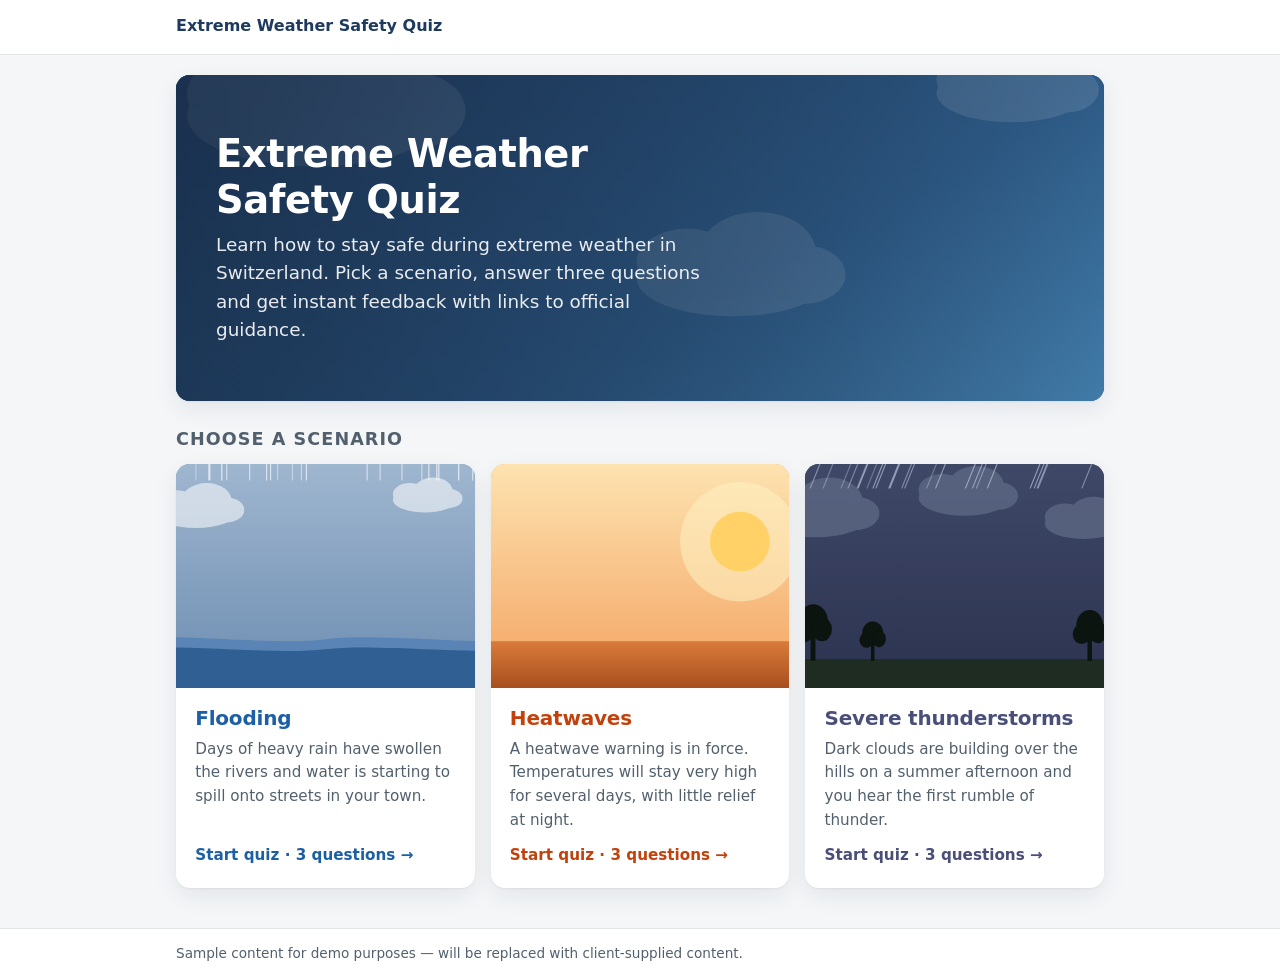
<file: index.html>
<!doctype html>
<html lang="en">
<head>
  <meta charset="utf-8">
  <meta name="viewport" content="width=device-width, initial-scale=1">
  <title>Extreme Weather Safety Quiz</title>
  <meta name="description" content="A short educational quiz on staying safe during flooding, heatwaves and severe thunderstorms in Switzerland.">
  <meta name="theme-color" content="#1f3a5f">
  <link rel="stylesheet" href="css/styles.css">
</head>
<body>
  <a class="skip-link" href="#main">Skip to content</a>

  <header class="site-header">
    <a href="#/" class="brand" id="brand">Extreme Weather Safety Quiz</a>
  </header>

  <main id="main" tabindex="-1">
    <p class="loading">Loading quiz…</p>
  </main>

  <footer class="site-footer">
    <p id="demo-notice" class="demo-notice"></p>
  </footer>

  <script type="module" src="js/app.js"></script>
</body>
</html>
</file>
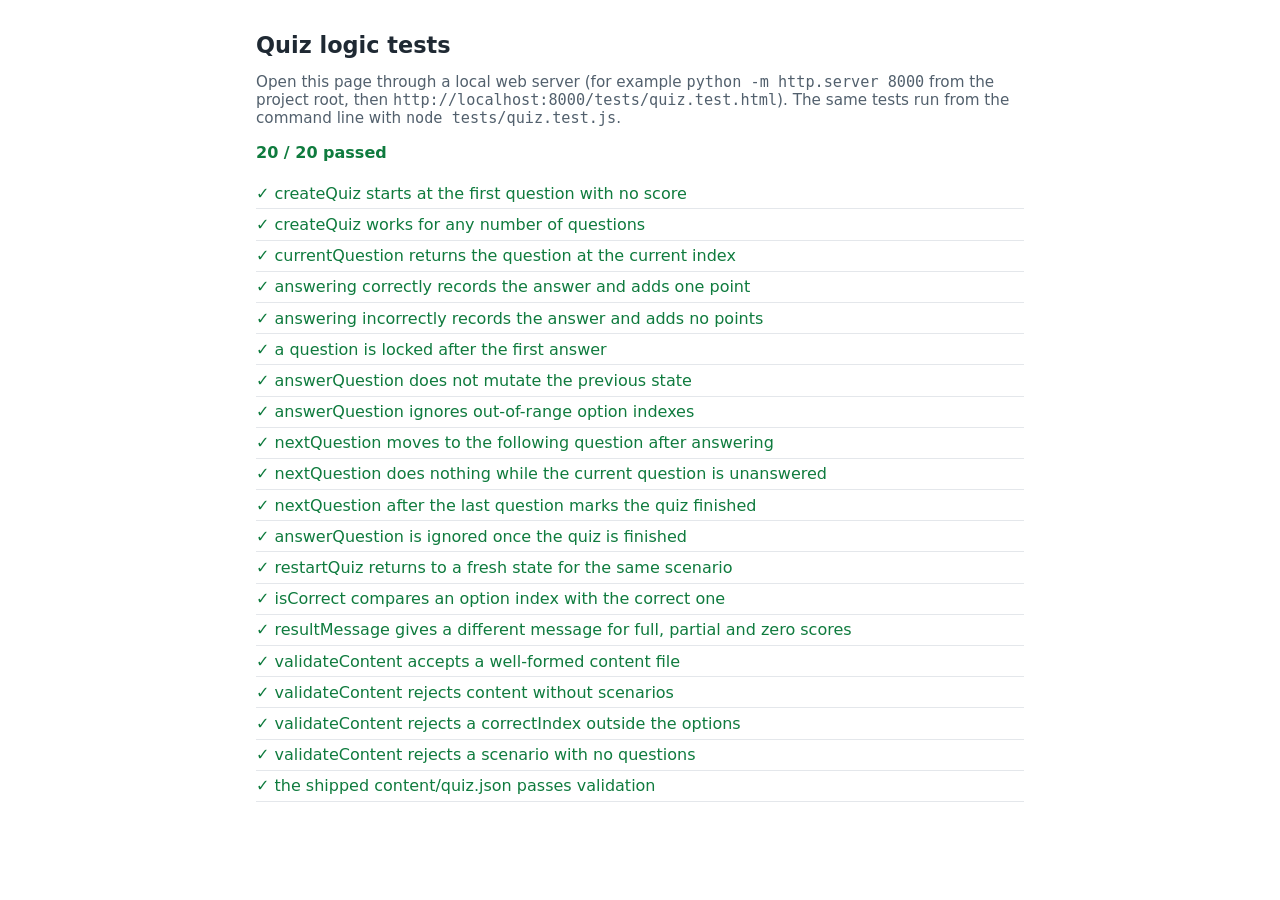
<file: tests/quiz.test.html>
<!doctype html>
<html lang="en">
<head>
  <meta charset="utf-8">
  <meta name="viewport" content="width=device-width, initial-scale=1">
  <title>Quiz logic tests</title>
  <style>
    body { font-family: system-ui, sans-serif; max-width: 48rem; margin: 2rem auto; padding: 0 1rem; color: #1f2933; }
    h1 { font-size: 1.4rem; }
    p.note { color: #52606d; font-size: 0.95rem; }
    #summary { font-weight: 600; margin: 1rem 0; }
    ul { list-style: none; padding: 0; }
    li { padding: 0.35rem 0; border-bottom: 1px solid #e4e7eb; }
    .pass { color: #0f7b3e; }
    .fail { color: #b42318; }
  </style>
</head>
<body>
  <h1>Quiz logic tests</h1>
  <p class="note">
    Open this page through a local web server (for example
    <code>python -m http.server 8000</code> from the project root, then
    <code>http://localhost:8000/tests/quiz.test.html</code>). The same tests
    run from the command line with <code>node tests/quiz.test.js</code>.
  </p>
  <p id="summary">Running…</p>
  <ul id="results"></ul>
  <script type="module" src="./quiz.test.js"></script>
</body>
</html>
</file>
<file: css/styles.css>
/* ---------------------------------------------------------------------------
   Extreme Weather Safety Quiz — styles
   Plain CSS, no build step. Theme colours are set per scenario via
   .theme-flood / .theme-heat / .theme-storm.
   --------------------------------------------------------------------------- */

:root {
  --font: system-ui, -apple-system, "Segoe UI", Roboto, "Helvetica Neue", Arial, sans-serif;

  --bg: #f4f6f8;
  --surface: #ffffff;
  --text: #1f2933;
  --text-muted: #52606d;
  --border: #e1e5ea;
  --primary: #1f3a5f;
  --primary-hover: #17304f;
  --focus: #1d5fa6;

  --success: #15803d;
  --success-soft: #e6f4ea;
  --danger: #b42318;
  --danger-soft: #fdecea;

  /* default accent, overridden per theme */
  --accent: var(--primary);
  --accent-soft: #e7edf5;

  --radius: 14px;
  --shadow: 0 1px 2px rgba(31, 41, 51, 0.06), 0 8px 24px rgba(31, 41, 51, 0.08);
  --max-width: 60rem;
}

.theme-flood { --accent: #1d5fa6; --accent-soft: #e3eef9; }
.theme-heat  { --accent: #c2410c; --accent-soft: #fdeee3; }
.theme-storm { --accent: #4a4f7a; --accent-soft: #e9e9f4; }

*, *::before, *::after { box-sizing: border-box; }

html { -webkit-text-size-adjust: 100%; }

body {
  margin: 0;
  font-family: var(--font);
  font-size: 1rem;
  line-height: 1.55;
  color: var(--text);
  background: var(--bg);
  min-height: 100vh;
  display: flex;
  flex-direction: column;
}

h1, h2, h3 { line-height: 1.2; margin: 0 0 0.5rem; letter-spacing: -0.01em; }
h1 { font-size: clamp(1.6rem, 1.2rem + 2vw, 2.4rem); }
h2 { font-size: clamp(1.2rem, 1rem + 1vw, 1.5rem); }
h3 { font-size: 1.05rem; }
p { margin: 0 0 0.75rem; }
a { color: var(--accent); }

:focus-visible {
  outline: 3px solid var(--focus);
  outline-offset: 2px;
}

[tabindex="-1"]:focus { outline: none; }

.sr-only {
  position: absolute;
  width: 1px; height: 1px;
  padding: 0; margin: -1px;
  overflow: hidden;
  clip: rect(0 0 0 0);
  white-space: nowrap;
  border: 0;
}

.skip-link {
  position: absolute;
  top: -100%;
  left: 1rem;
  background: var(--primary);
  color: #fff;
  padding: 0.5rem 0.75rem;
  border-radius: 0 0 8px 8px;
  z-index: 10;
}
.skip-link:focus { top: 0; }

/* --- header / footer ----------------------------------------------------- */

.site-header {
  background: var(--surface);
  border-bottom: 1px solid var(--border);
}
.brand {
  display: block;
  max-width: var(--max-width);
  margin: 0 auto;
  padding: 0.9rem 1rem;
  font-weight: 650;
  color: var(--primary);
  text-decoration: none;
}

main {
  flex: 1;
  width: 100%;
  max-width: var(--max-width);
  margin: 0 auto;
  padding: 1.25rem 1rem 2.5rem;
}

.site-footer {
  border-top: 1px solid var(--border);
  background: var(--surface);
}
.demo-notice {
  max-width: var(--max-width);
  margin: 0 auto;
  padding: 0.9rem 1rem;
  font-size: 0.85rem;
  color: var(--text-muted);
}
.demo-notice:empty { display: none; }

.loading { color: var(--text-muted); text-align: center; padding: 3rem 0; }

/* --- shared pieces ------------------------------------------------------- */

.card {
  background: var(--surface);
  border-radius: var(--radius);
  box-shadow: var(--shadow);
  padding: clamp(1.1rem, 1rem + 1.5vw, 2rem);
}

.btn {
  display: inline-flex;
  align-items: center;
  justify-content: center;
  gap: 0.4rem;
  min-height: 2.9rem;
  padding: 0.65rem 1.25rem;
  border-radius: 10px;
  border: 1px solid transparent;
  font: inherit;
  font-weight: 600;
  text-decoration: none;
  cursor: pointer;
  transition: background-color 150ms ease, color 150ms ease, transform 150ms ease;
}
.btn-primary { background: var(--primary); color: #fff; }
.btn-primary:hover { background: var(--primary-hover); }
.btn-secondary { background: var(--surface); color: var(--primary); border-color: var(--border); }
.btn-secondary:hover { background: var(--bg); }

.icon { width: 1.25em; height: 1.25em; flex: none; }

/* --- Scenes (inline SVG from js/scenes.js) -------------------------------
   All movement uses transform / opacity only. Elements marked .anim-only
   are hidden entirely when the user prefers reduced motion. */

.scene-slot { position: relative; overflow: hidden; }
.scene { position: absolute; inset: 0; }
.scene svg { display: block; width: 100%; height: 100%; }
.scene-flood { background: #6d8db1; }
.scene-heat  { background: #f4a261; }
.scene-storm { background: #2b3350; }
.scene-sky   { background: #2f5d8a; }

/* clouds drift from --from to --to, spread out by a negative delay */
.cloud { animation: cloud-drift var(--speed, 80s) linear var(--delay, 0s) infinite; }
.cloud-slow  { fill: #ffffff; opacity: 0.55; }
.cloud-dark  { fill: #596481; opacity: 0.9; }
.cloud-light { fill: #ffffff; opacity: 0.12; }

@keyframes cloud-drift {
  from { transform: translateX(var(--from, -150px)); }
  to   { transform: translateX(var(--to, 450px)); }
}

/* rain */
.rain line { animation: rain-fall var(--dur, 1.2s) linear var(--delay, 0s) infinite; }
@keyframes rain-fall {
  from { transform: translateY(-24px); }
  to   { transform: translateY(240px); }
}

/* storm wind: rain is driven sideways in gusts, streaks sweep across the
   sky and the trees bend away from the wind */
.rain-gust {
  transform: skewX(-22deg);
  transform-origin: 50% 0;
  animation: rain-gust 6s ease-in-out infinite;
}
.wind path {
  opacity: 0;
  animation: wind-sweep var(--dur, 2s) linear var(--delay, 0s) infinite;
}
.tree {
  transform-box: fill-box;
  transform-origin: 50% 100%;
  animation: tree-sway var(--dur, 2.8s) ease-in-out var(--delay, 0s) infinite alternate;
}

@keyframes rain-gust {
  0%, 100% { transform: skewX(-20deg); }
  50%      { transform: skewX(-34deg); }
}
@keyframes wind-sweep {
  0%   { transform: translateX(-220px); opacity: 0; }
  15%  { opacity: 0.5; }
  85%  { opacity: 0.5; }
  100% { transform: translateX(480px); opacity: 0; }
}
@keyframes tree-sway {
  from { transform: rotate(-3deg); }
  to   { transform: rotate(-11deg); }
}

/* flood water: two waves slide sideways while the whole body slowly rises */
.water { animation: water-rise 9s ease-in-out infinite alternate; }
.wave-back  { animation: wave-slide 7s linear infinite; }
.wave-front { animation: wave-slide 5s linear infinite reverse; }

@keyframes wave-slide {
  from { transform: translateX(0); }
  to   { transform: translateX(-200px); }
}
@keyframes water-rise {
  from { transform: translateY(14px); }
  to   { transform: translateY(-10px); }
}

/* heat: pulsing sun and shimmer lines rising off the ground */
.sun-core, .sun-glow { transform-box: fill-box; transform-origin: center; }
.sun-core { animation: sun-pulse 5s ease-in-out infinite; }
.sun-glow { animation: sun-glow 5s ease-in-out infinite; }
.shimmer path {
  opacity: 0;
  animation: shimmer-rise 4s ease-out var(--delay, 0s) infinite;
}

@keyframes sun-pulse {
  0%, 100% { transform: scale(1); }
  50%      { transform: scale(1.06); }
}
@keyframes sun-glow {
  0%, 100% { transform: scale(1); opacity: 0.45; }
  50%      { transform: scale(1.12); opacity: 0.65; }
}
@keyframes shimmer-rise {
  0%   { transform: translateY(0); opacity: 0; }
  30%  { opacity: 0.22; }
  100% { transform: translateY(-48px); opacity: 0; }
}

/* storm: two soft flashes per 11 s cycle (well under 3 per second),
   kept low in opacity so there is no large high-contrast flicker */
.flash { opacity: 0; animation: storm-flash 11s linear infinite; }
.bolt  { opacity: 0; animation: storm-bolt 11s linear infinite; }

@keyframes storm-flash {
  0%, 26%, 29%, 63%, 65%, 100% { opacity: 0; }
  27%   { opacity: 0.22; }
  27.6% { opacity: 0.08; }
  28.2% { opacity: 0.18; }
  64%   { opacity: 0.14; }
}
@keyframes storm-bolt {
  0%, 26.5%, 29%, 100% { opacity: 0; }
  27%   { opacity: 1; }
  27.6% { opacity: 0.4; }
  28.2% { opacity: 0.9; }
}

@media (prefers-reduced-motion: reduce) {
  .anim-only { display: none; }
  .cloud, .rain line, .water, .wave-back, .wave-front, .sun-core, .sun-glow, .tree {
    animation: none;
  }
}

/* --- view transition ----------------------------------------------------- */

.view { animation: view-in 260ms ease-out both; }

@keyframes view-in {
  from { opacity: 0; transform: translateY(10px); }
  to   { opacity: 1; transform: none; }
}

/* --- Home ---------------------------------------------------------------- */

.hero {
  position: relative;
  border-radius: var(--radius);
  overflow: hidden;
  background: linear-gradient(135deg, #1f3a5f 0%, #2f5d8a 60%, #4a8ab8 100%);
  color: #fff;
  box-shadow: var(--shadow);
}
.hero .scene-slot,
.hero-video,
.hero-overlay { position: absolute; inset: 0; }
.hero-video { width: 100%; height: 100%; object-fit: cover; }
.hero-overlay {
  background: linear-gradient(90deg, rgba(20, 38, 62, 0.6) 0%, rgba(20, 38, 62, 0.25) 70%, rgba(20, 38, 62, 0.05) 100%);
}
.hero-inner {
  position: relative;
  padding: clamp(1.75rem, 1.25rem + 3vw, 3.5rem) clamp(1.25rem, 1rem + 2vw, 2.5rem);
  max-width: 36rem;
}
.hero h1 { color: #fff; }
.lead {
  font-size: clamp(1rem, 0.95rem + 0.4vw, 1.15rem);
  margin: 0;
  color: rgba(255, 255, 255, 0.9);
}

.section-title {
  margin: 1.75rem 0 0.9rem;
  font-size: 1.1rem;
  color: var(--text-muted);
  font-weight: 600;
  text-transform: uppercase;
  letter-spacing: 0.06em;
}

.scenario-grid {
  list-style: none;
  margin: 0;
  padding: 0;
  display: grid;
  gap: 1rem;
  grid-template-columns: 1fr;
}
@media (min-width: 640px) {
  .scenario-grid { grid-template-columns: repeat(3, 1fr); }
}

.scenario-card {
  display: flex;
  flex-direction: column;
  height: 100%;
  background: var(--surface);
  border-radius: var(--radius);
  box-shadow: var(--shadow);
  overflow: hidden;
  color: inherit;
  text-decoration: none;
  transition: transform 180ms ease, box-shadow 180ms ease;
}
.scenario-card:hover {
  transform: translateY(-3px);
  box-shadow: 0 2px 4px rgba(31, 41, 51, 0.06), 0 14px 32px rgba(31, 41, 51, 0.12);
}
.scenario-card:focus-visible { outline-offset: 3px; }

.scenario-card .scene-slot { aspect-ratio: 16 / 9; }
@media (min-width: 640px) {
  .scenario-card .scene-slot { aspect-ratio: 4 / 3; }
}

.card-body {
  display: flex;
  flex-direction: column;
  flex: 1;
  padding: 1.1rem 1.2rem 1.25rem;
}
.card-body h3 { font-size: 1.25rem; color: var(--accent); }
.card-body p { color: var(--text-muted); flex: 1; font-size: 0.95rem; }
.card-cta {
  color: var(--accent);
  font-weight: 600;
  font-size: 0.95rem;
}
.card-cta::after { content: " →"; }

/* --- Quiz ---------------------------------------------------------------- */

.quiz-banner {
  position: relative;
  border-radius: var(--radius);
  overflow: hidden;
  color: #fff;
  box-shadow: var(--shadow);
  min-height: 9rem;
  display: flex;
  align-items: flex-end;
}
.quiz-banner .scene-slot { position: absolute; inset: 0; }
.quiz-banner .scene-slot::after {
  content: "";
  position: absolute;
  inset: 0;
  background: linear-gradient(180deg, rgba(0, 0, 0, 0) 30%, rgba(0, 0, 0, 0.45) 100%);
}
.banner-text {
  position: relative;
  padding: 1.1rem 1.25rem 1rem;
}
.banner-text h1 { color: #fff; margin: 0; font-size: clamp(1.4rem, 1.1rem + 1.5vw, 2rem); }
.back-link {
  display: inline-block;
  color: #fff;
  font-size: 0.9rem;
  margin-bottom: 0.3rem;
  text-decoration: none;
  opacity: 0.9;
}
.back-link:hover { text-decoration: underline; opacity: 1; }

.quiz-card { margin-top: 1rem; }

.progress { margin-bottom: 1.25rem; }
.progress-text {
  font-size: 0.85rem;
  font-weight: 600;
  color: var(--text-muted);
  text-transform: uppercase;
  letter-spacing: 0.05em;
  margin-bottom: 0.4rem;
}
.progress-bar {
  height: 6px;
  border-radius: 999px;
  background: var(--accent-soft);
  overflow: hidden;
}
.progress-bar span {
  display: block;
  height: 100%;
  background: var(--accent);
  border-radius: inherit;
  transition: width 300ms ease;
}

.question-text { margin-bottom: 1.25rem; }

.options {
  list-style: none;
  margin: 0 0 1rem;
  padding: 0;
  display: grid;
  gap: 0.6rem;
}

.option {
  display: flex;
  align-items: center;
  gap: 0.8rem;
  width: 100%;
  text-align: left;
  padding: 0.8rem 0.9rem;
  border: 2px solid var(--border);
  border-radius: 12px;
  background: var(--surface);
  color: var(--text);
  font: inherit;
  cursor: pointer;
  transition: border-color 150ms ease, background-color 150ms ease, transform 150ms ease;
}
.option:not(:disabled):hover {
  border-color: var(--accent);
  background: var(--accent-soft);
}
.option:disabled { cursor: default; color: var(--text); }

.option-letter {
  flex: none;
  width: 2rem;
  height: 2rem;
  border-radius: 50%;
  display: grid;
  place-items: center;
  font-weight: 700;
  font-size: 0.9rem;
  background: var(--accent-soft);
  color: var(--accent);
}
.option-label { flex: 1; }
.option-mark { flex: none; width: 1.5rem; height: 1.5rem; display: grid; place-items: center; }

.option.is-correct {
  border-color: var(--success);
  background: var(--success-soft);
}
.option.is-correct .option-letter { background: var(--success); color: #fff; }
.option.is-correct .option-mark { color: var(--success); }

.option.is-wrong {
  border-color: var(--danger);
  background: var(--danger-soft);
}
.option.is-wrong .option-letter { background: var(--danger); color: #fff; }
.option.is-wrong .option-mark { color: var(--danger); }

.option:disabled:not(.is-correct):not(.is-wrong) { opacity: 0.6; }

/* answer feedback motion: the tick draws itself, a wrong pick shakes once */
.icon-check path { stroke-dasharray: 22; }
.option.is-correct .icon-check path,
.feedback.is-correct .icon-check path {
  stroke-dashoffset: 22;
  animation: draw-check 380ms ease-out 80ms forwards;
}
.option.is-wrong { animation: shake 420ms ease; }

@keyframes draw-check {
  to { stroke-dashoffset: 0; }
}
@keyframes shake {
  0%, 100% { transform: translateX(0); }
  20%      { transform: translateX(-6px); }
  40%      { transform: translateX(5px); }
  60%      { transform: translateX(-3px); }
  80%      { transform: translateX(2px); }
}

/* --- Feedback ------------------------------------------------------------ */

.feedback {
  margin-top: 1.25rem;
  padding: 1.1rem 1.2rem;
  border-radius: 12px;
  border-left: 5px solid var(--success);
  background: var(--success-soft);
  animation: view-in 220ms ease-out both;
}
.feedback.is-wrong { border-left-color: var(--danger); background: var(--danger-soft); }

.feedback-title {
  display: flex;
  align-items: center;
  gap: 0.5rem;
  font-weight: 700;
  font-size: 1.05rem;
  color: var(--success);
}
.feedback.is-wrong .feedback-title { color: var(--danger); }

.feedback-text { color: var(--text); }
.learn-more { font-size: 0.95rem; color: var(--text-muted); }
.learn-more a { font-weight: 600; }

.feedback .btn { margin-top: 0.4rem; }

/* --- Result -------------------------------------------------------------- */

.result-card { text-align: left; }
.eyebrow {
  font-size: 0.85rem;
  font-weight: 600;
  color: var(--text-muted);
  text-transform: uppercase;
  letter-spacing: 0.05em;
  margin-bottom: 0.25rem;
}
.score {
  font-size: clamp(2.6rem, 2rem + 3vw, 4rem);
  font-weight: 750;
  line-height: 1;
  color: var(--accent);
  margin-bottom: 0.5rem;
  letter-spacing: -0.02em;
}
.score-value { display: inline-block; animation: score-pop 500ms cubic-bezier(0.2, 0.8, 0.3, 1.2) both; }
.score-total { font-size: 0.45em; color: var(--text-muted); font-weight: 600; }

@keyframes score-pop {
  from { transform: scale(0.6); opacity: 0; }
  to   { transform: scale(1); opacity: 1; }
}
.result-message { margin-bottom: 1.5rem; }
.result-card h3 { margin-top: 1.25rem; color: var(--text-muted); font-size: 0.95rem; text-transform: uppercase; letter-spacing: 0.05em; }
.summary { font-size: 1.05rem; }

.review {
  list-style: none;
  margin: 0;
  padding: 0;
  display: grid;
  gap: 0.75rem;
}
.review li {
  display: flex;
  gap: 0.75rem;
  padding: 0.85rem 1rem;
  border-radius: 10px;
  background: var(--bg);
}
.review li .icon { margin-top: 0.15rem; }
.review li.is-correct .icon { color: var(--success); }
.review li.is-wrong .icon { color: var(--danger); }
.review-question { font-weight: 600; margin-bottom: 0.2rem; }
.review-answer { font-size: 0.95rem; margin-bottom: 0.2rem; }
.review-link { font-size: 0.9rem; font-weight: 600; }

.actions {
  display: flex;
  flex-wrap: wrap;
  gap: 0.75rem;
  margin-top: 1.75rem;
}
@media (max-width: 480px) {
  .actions .btn { flex: 1 1 100%; }
}

/* --- Error --------------------------------------------------------------- */

.error-card { border-left: 5px solid var(--danger); }
.error-card h1 { font-size: 1.3rem; color: var(--danger); }
.error-card ul { margin: 0; padding-left: 1.2rem; color: var(--text-muted); }

/* --- Reduced motion ------------------------------------------------------ */

@media (prefers-reduced-motion: reduce) {
  *, *::before, *::after {
    animation-duration: 0.001ms !important;
    animation-iteration-count: 1 !important;
    transition-duration: 0.001ms !important;
  }
  html { scroll-behavior: auto; }
}
</file>
